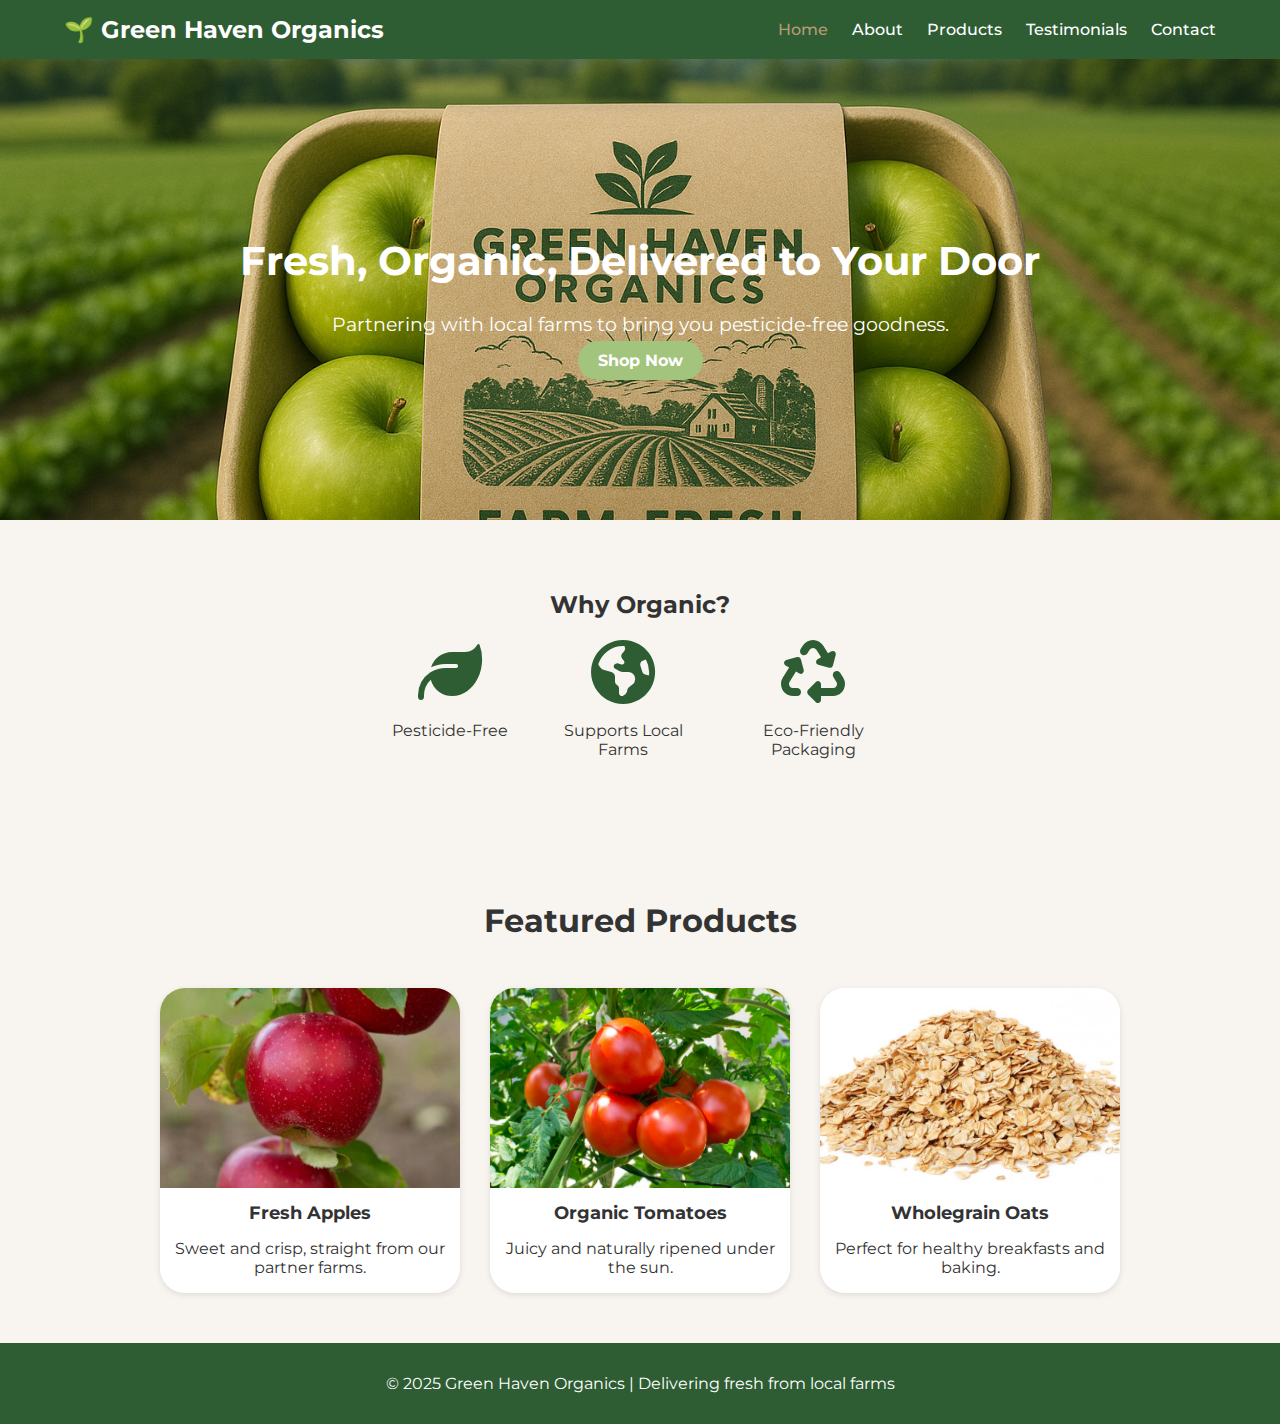
<file: index.html>
<!DOCTYPE html>
<html lang="en">
<head>
    <meta charset="UTF-8">
    <meta name="viewport" content="width=device-width, initial-scale=1.0">
    <title>Green Haven Organics</title>
    <link rel="stylesheet" href="styles/index.css">
</head>
<body>
    <header>
        <div class="logo">🌱 Green Haven Organics</div>
        <nav>
            <a href="index.html" class="active">Home</a>
            <a href="about.html">About</a>
            <a href="products.html">Products</a>
            <a href="testimonials.html">Testimonials</a>
            <a href="contact.html">Contact</a>
        </nav>
    </header>

    <section class="hero">
        <h1>Fresh, Organic, Delivered to Your Door</h1>
        <p>Partnering with local farms to bring you pesticide-free goodness.</p>
        <a href="products.html" class="btn">Shop Now</a>
    </section>

    <section class="why-organic">
        <h2>Why Organic?</h2>
        <div class="icons">
            <div>
                <span class="icon-leaf"></span>
                <p>Pesticide-Free</p>
            </div>
            <div>
                <span class="icon-earth"></span>
                <p>Supports Local Farms</p>
            </div>
            <div>
                <span class="icon-recycle"></span>
                <p>Eco-Friendly Packaging</p>
            </div>
        </div>
    </section>

    <section class="featured-products">
        <h2>Featured Products</h2>
        <div class="product-grid">
            <div class="product-card">
                <img src="images/apples.jpg" alt="Fresh Apples">
                <h3>Fresh Apples</h3>
                <p>Sweet and crisp, straight from our partner farms.</p>
            </div>
            <div class="product-card">
                <img src="images/tomatoes.jpg" alt="Organic Tomatoes">
                <h3>Organic Tomatoes</h3>
                <p>Juicy and naturally ripened under the sun.</p>
            </div>
            <div class="product-card">
                <img src="images/oats.jpeg" alt="Wholegrain Oats">
                <h3>Wholegrain Oats</h3>
                <p>Perfect for healthy breakfasts and baking.</p>
            </div>
        </div>
    </section>

    <footer>
        <p>&copy; 2025 Green Haven Organics | Delivering fresh from local farms</p>
    </footer>
</body>
</html>
</file>
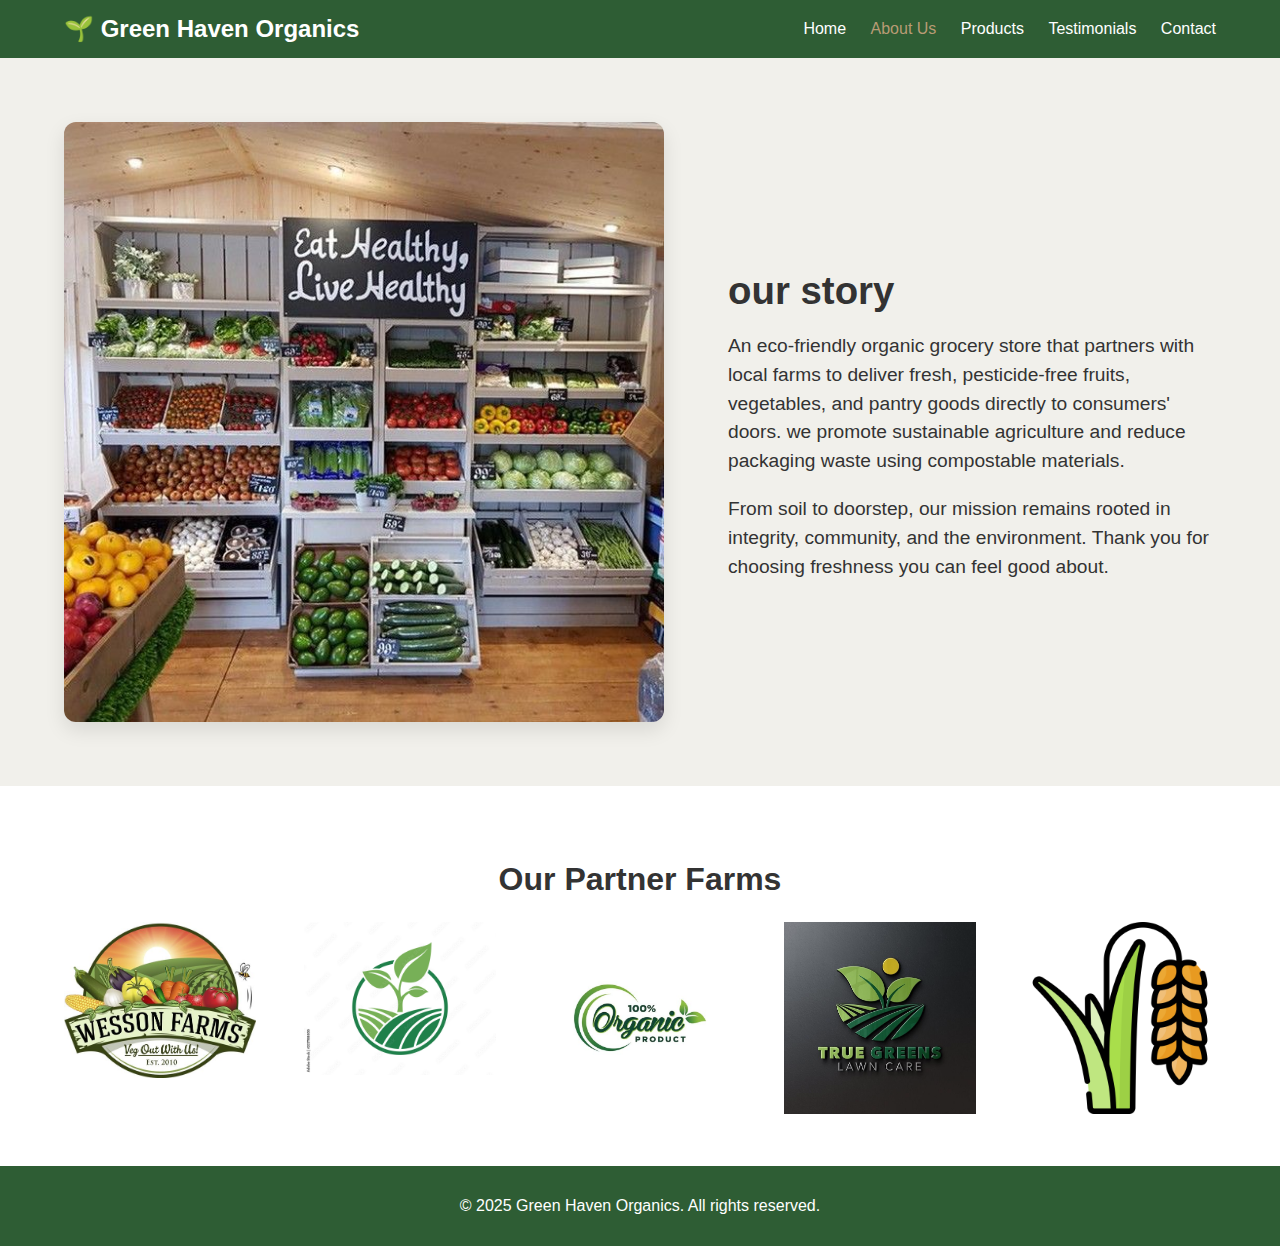
<file: about.html>
<!DOCTYPE html>
<html lang="en">
<head>
  <meta charset="UTF-8" />
  <meta name="viewport" content="width=device-width, initial-scale=1.0" />
  <title>About Us | Green Haven Organics</title>
  <link rel="stylesheet" href="styles/about.css" />
</head>
<body>
  <header>
    <div class="logo">🌱 Green Haven Organics</div>
    <nav>
      <a href="index.html">Home</a>
      <a href="about.html" class="active">About Us</a>
      <a href="products.html">Products</a>
      <a href="testimonials.html">Testimonials</a>
      <a href="contact.html">Contact</a>
    </nav>
  </header>

  <section class="about-hero">
    <img src="/images/grocery store.jpg" alt="Local farm image" class="about-hero-img" />
    <div class="about-text">
      <h1>our story</h1>
      <p>
         An eco-friendly organic grocery store that partners with local farms to deliver fresh, pesticide-free fruits, vegetables, and pantry goods directly to consumers' doors. 
         we promote sustainable agriculture and reduce packaging waste using compostable materials.

      </p>
      <p>
        From soil to doorstep, our mission remains rooted in integrity, community, and the environment. Thank you for choosing
        freshness you can feel good about.
      </p>
    </div>
  </section>

  <section class="partner-farms">
    <h2>Our Partner Farms</h2>
    <div class="farm-logos">
      <div class="farm-logo"><img src="/icons/farm logo.jpg" alt="Farm 1" /></div>
      <div class="farm-logo"><img src="/icons/farm logo12.jpg" alt="Farm 2" /></div>
      <div class="farm-logo"><img src="/icons/farm-logo.jpg" alt="Farm 3" /></div>
      <div class="farm-logo"><img src="/icons/farm-logo2.jpg" alt="farm 4"/></div>
      <div class="farm-logo"><img src="/icons/icon.png" alt="farm 5"/></div>
    </div>
  </section>

  <footer>
    <p>&copy; 2025 Green Haven Organics. All rights reserved. </p>
  </footer>
</body>
</html>
</file>
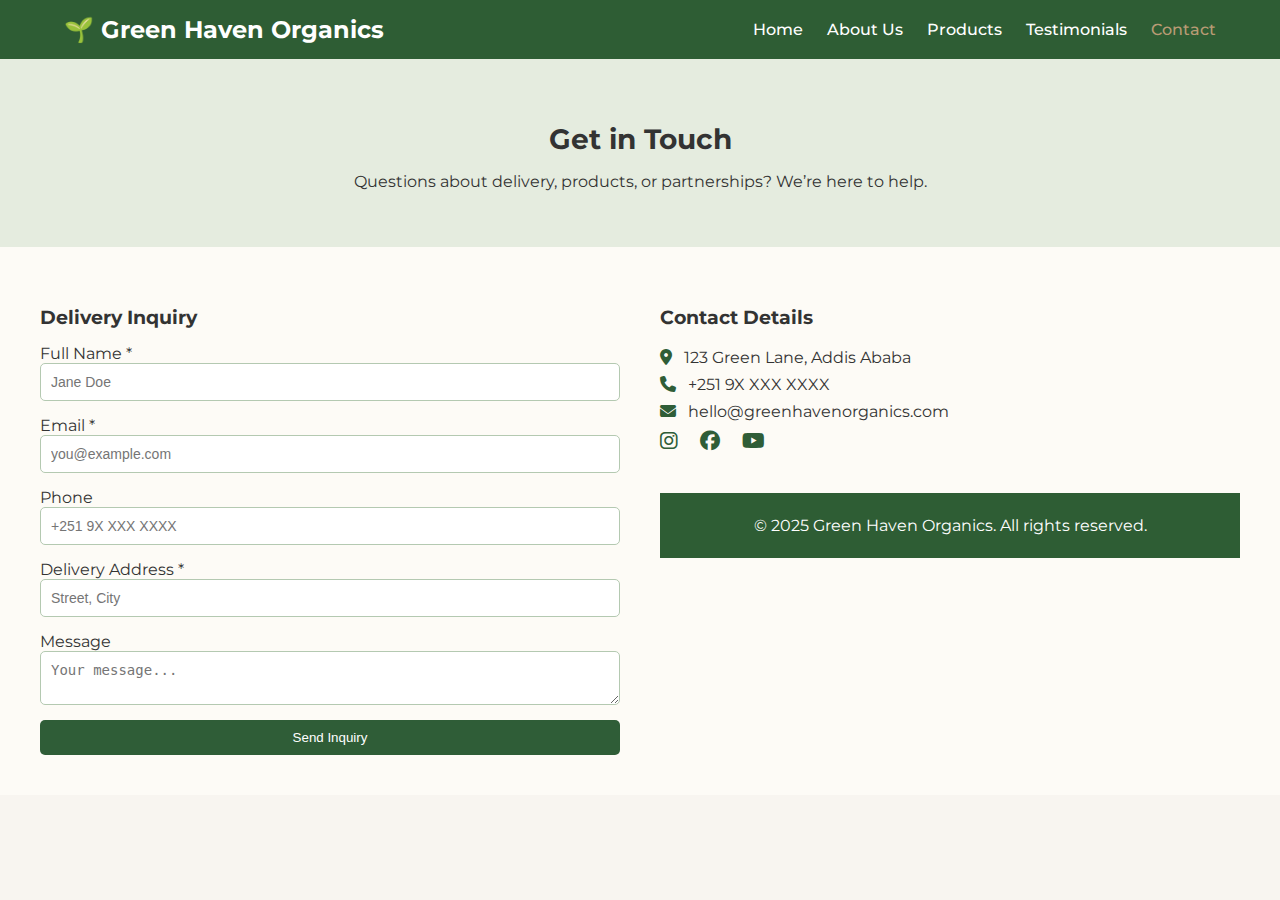
<file: contact.html>
<!DOCTYPE html>
<html lang="en">
<head>
  <meta charset="UTF-8" />
  <meta name="viewport" content="width=device-width, initial-scale=1" />
  <title>Contact - Green Haven Organics</title>
  <link rel="stylesheet" href="styles/contact.css" />
</head>
<body>

  <header>
    <div class="logo">🌱 <span>Green Haven Organics</span></div>
    <nav>
      <a href="index.html">Home</a>
      <a href="about.html">About Us</a>
      <a href="products.html">Products</a>
      <a href="testimonials.html">Testimonials</a>
      <a href="contact.html" class="active">Contact</a>
    </nav>
  </header>
<section class="contact-hero">
        <h2>Get in Touch</h2>
        <p>Questions about delivery, products, or partnerships? We’re here to help.</p>
    </section>

    <section class="contact-container">
       
        <div class="contact-form">
            <h3>Delivery Inquiry</h3>
            <form>
                <label>Full Name *</label>
                <input type="text" placeholder="Jane Doe" required>

                <label>Email *</label>
                <input type="email" placeholder="you@example.com" required>

                <label>Phone</label>
                <input type="tel" placeholder="+251 9X XXX XXXX">

                <label>Delivery Address *</label>
                <input type="text" placeholder="Street, City" required>

                <label>Message</label>
                <textarea placeholder="Your message..."></textarea>

                <button type="submit">Send Inquiry</button>
            </form>
        </div>

    
        <div class="contact-details">
            <h3>Contact Details</h3>
            <p><i class="fas fa-map-marker-alt"></i> 123 Green Lane, Addis Ababa</p>
            <p><i class="fas fa-phone"></i> +251 9X XXX XXXX</p>
            <p><i class="fas fa-envelope"></i> hello@greenhavenorganics.com</p>

            <div class="social-links">
                <a href="#"><i class="fab fa-instagram"></i></a>
                <a href="#"><i class="fab fa-facebook"></i></a>
                <a href="#"><i class="fab fa-youtube"></i></a>
            </div>


  <footer>
    <p>© 2025 Green Haven Organics. All rights reserved.</p>
  </footer>

</body>
</html>
</file>
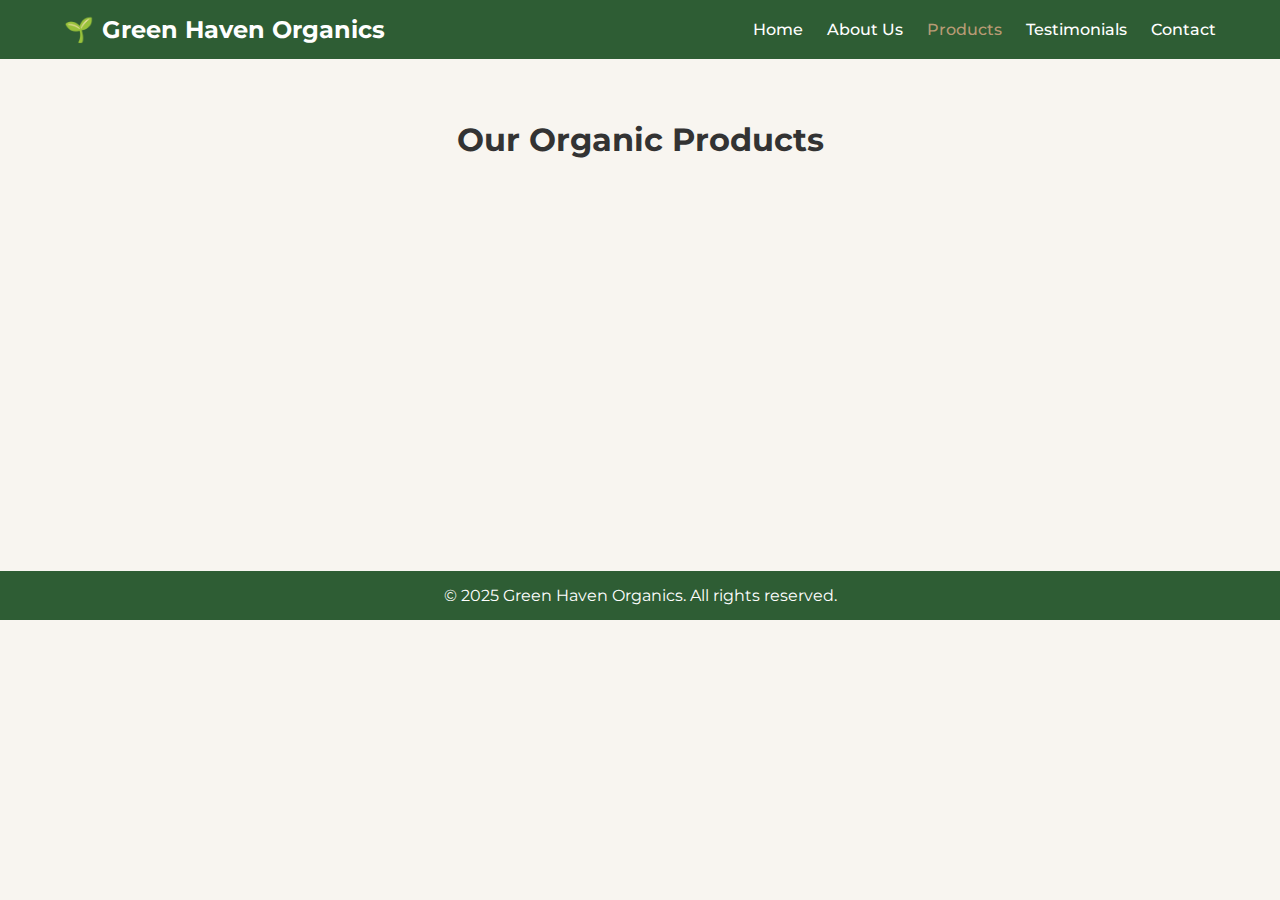
<file: products.html>
<!DOCTYPE html>
<html lang="en">
<head>
    <meta charset="UTF-8">
    <meta name="viewport" content="width=device-width, initial-scale=1.0">
    <title>Green Haven Organics</title>
    <link rel="stylesheet" href="styles/products.css">
</head>
<body>
   <header>
    <div class="logo">
        🌱 <span>Green Haven Organics</span>
    </div>
    <nav>
        <a href="index.html">Home</a>
        <a href="about.html">About Us</a>
        <a href="products.html" class="active">Products</a>
        <a href="testimonials.html">Testimonials</a>
        <a href="contact.html">Contact</a>
    </nav>
</header>
 <section class="products">
        <h1>Our Organic Products</h1>

        <div class="product-grid">

         
            <div class="product-card">
                <img src="images/fresh apples.jpg" alt="Fresh Green Apples">
                <h3>Fresh Green Apples</h3>
                <p>Sweet, crisp, and freshly harvested from our farm.</p>
                <span class="badge wishlist">Add to Wishlist</span>
            </div>

          
            <div class="product-card">
                <img src="images/carrots.jpg" alt="Organic Carrots">
                <h3>Organic Carrots</h3>
                <p>Bright, crunchy, and rich in vitamins.</p>
                <span class="badge outofstock">Out of Stock</span>
            </div>

           
            <div class="product-card">
                <img src="images/strawbarries.jpg" alt="Organic Honey">
                <h3>Fresh Strawberries</h3>
                <p>Handpicked at peak ripeness—sweet, juicy, and vibrant.</p>
                <span class="badge wishlist">Add to Wishlist</span>
            </div>

        
            <div class="product-card">
                <img src="images/whole wheat bread.jpg" alt="Whole Wheat Bread">
                <h3>Whole Wheat Bread</h3>
                <p>Freshly baked with 100% organic ingredients.</p>
                <span class="badge wishlist">Add to wishlist</span>
            </div>

        </div>
    </section>

  

        <footer>
        <p>&copy; 2025 Green Haven Organics. All rights reserved. </p>
    </footer>
</body>
</html>
</file>
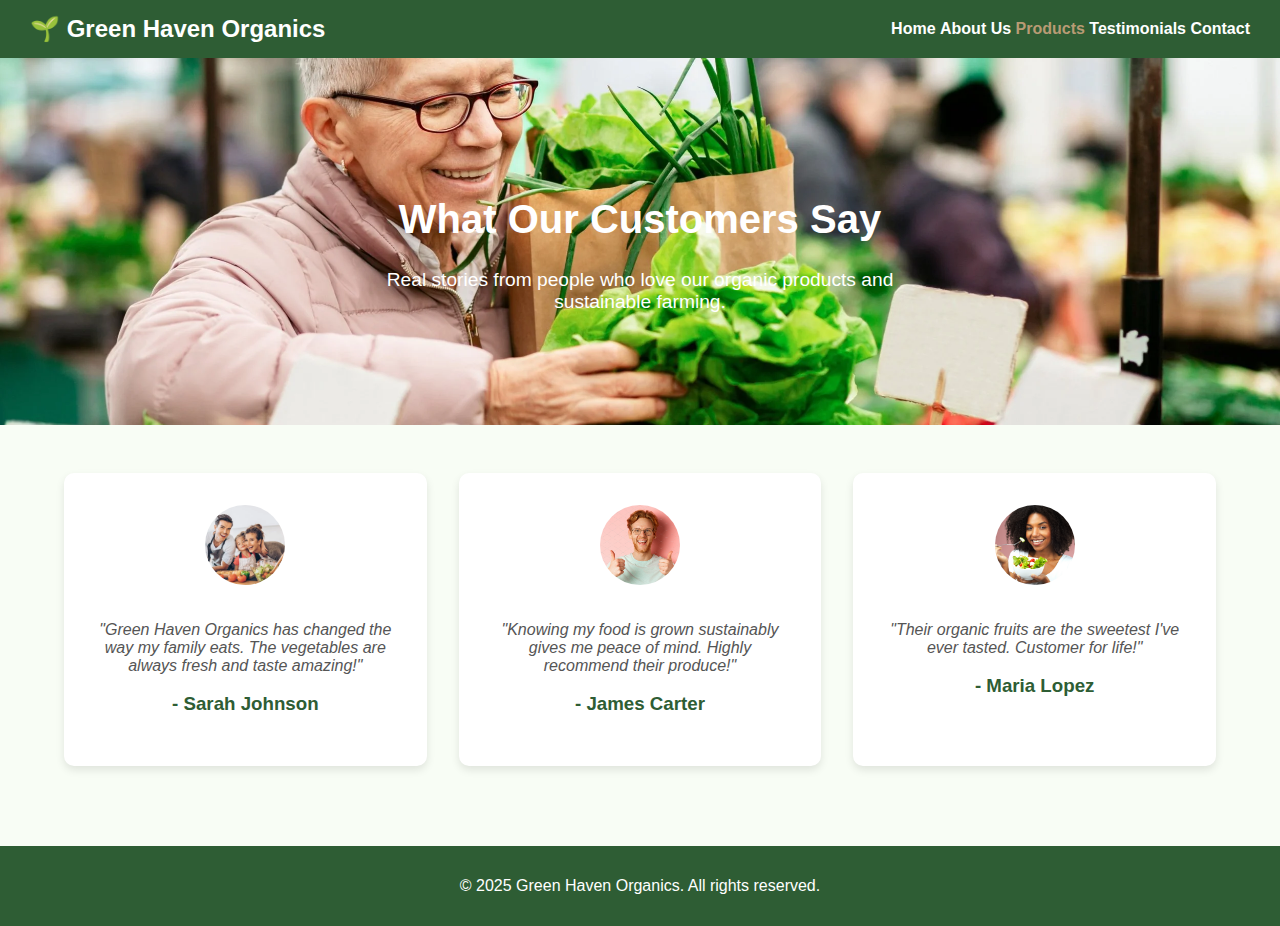
<file: Testimonials.html>
<!DOCTYPE html>
<html lang="en">
<head>
  <meta charset="UTF-8">
  <meta name="viewport" content="width=device-width, initial-scale=1.0">
  <title>Testimonials - Green Haven Organics</title>
  <link rel="stylesheet" href="styles/testimonials.css">
  <link rel="preconnect" href="https://fonts.googleapis.com">
  <link rel="preconnect" href="https://fonts.gstatic.com" crossorigin>
  <link href="https://fonts.googleapis.com/css2?family=Poppins:wght@400;600&display=swap" rel="stylesheet">
</head>
<body>
 <header>
    <div class="logo">
        🌱 <span>Green Haven Organics</span>
    </div>
    <nav>
        <a href="index.html">Home</a>
        <a href="about.html">About Us</a>
        <a href="products.html" class="active">Products</a>
        <a href="testimonials.html">Testimonials</a>
        <a href="contact.html">Contact</a>
    </nav>
</header>

 
  <section class="hero">
    <div class="hero-text">
      <h1>What Our Customers Say</h1>
      <p>Real stories from people who love our organic products and sustainable farming.</p>
    </div>
  </section>

  
  <section class="testimonials">
    <div class="testimonial-card">
      <img src="images/customer1.webp" alt="Customer 1">
      <p class="quote">"Green Haven Organics has changed the way my family eats. The vegetables are always fresh and taste amazing!"</p>
      <h3>- Sarah Johnson</h3>
    </div>

    <div class="testimonial-card">
      <img src="images/customer2.jpeg" alt="Customer 2">
      <p class="quote">"Knowing my food is grown sustainably gives me peace of mind. Highly recommend their produce!"</p>
      <h3>- James Carter</h3>
    </div>

    <div class="testimonial-card">
      <img src="images/customer.webp" alt="Customer 3">
      <p class="quote">"Their organic fruits are the sweetest I've ever tasted. Customer for life!"</p>
      <h3>- Maria Lopez</h3>
    </div>
  </section>

  <footer>
    <p>&copy; 2025 Green Haven Organics. All rights reserved.</p>
  </footer>
</body>
</html>
</file>
<file: styles/about.css>
body {
    margin: 0;
    font-family: 'Montserrat', sans-serif;
    background-color:#fff;
    color: #333;
}


header {
    background-color: #2e5d34;
    color: #fff;
    padding: 15px 5%;
    display: flex;
    justify-content: space-between;
    align-items: center;
    position: sticky;
    top: 0;
    z-index: 1000;
}

header .logo {
    font-size: 1.5rem;
    font-weight: bold;
}

nav a {
    color: #fff;
    margin-left: 20px;
    text-decoration: none;
    font-weight: 500;
}

nav a.active,
nav a:hover {
    color: rgb(184, 155, 116);
}
.about-hero {
  display: flex;
  flex-direction: column;
  align-items: center;
  text-align: center;
  padding: 3rem 2rem;
  background-color: #f1f0eb;
  gap: 2rem;
}

.about-hero-img {
  width: 100%;
  max-width: 600px;
  border-radius: 12px;
  box-shadow: 0 8px 20px rgba(0,0,0,0.1);
  animation: fadeInUp 0.8s ease forwards;
}

.about-text h1 {
  font-size: clamp(1.8rem, 3vw, 2.8rem);
  margin-bottom: 1rem;
  animation: fadeInUp 0.6s ease forwards;
}

.about-text p {
  font-size: clamp(1rem, 2vw, 1.2rem);
  max-width: 800px;
  line-height: 1.5;
  animation: fadeInUp 0.8s ease forwards;
}

.partner-farms {
  padding: 2.5rem 2rem;
  background-color: #fff;
  text-align: center;
}

.partner-farms h2 {
  font-size: clamp(1.6rem, 2.5vw, 2.2rem);
  margin-bottom: 1.5rem;
  animation: fadeInUp 0.8s ease forwards;
}

.farm-logos {
  display: flex;
  justify-content: center;
  flex-wrap: wrap;
  gap: 2rem;
}

.farm-logo img {
  width: clamp(100px, 15vw, 200px);
  height: auto;
  filter: grayscale(20%);
  transition: filter 0.3s ease, transform 0.3s ease;
}

.farm-logo img:hover {
  filter: grayscale(0%);
  transform: scale(1.05);
}

@keyframes fadeInUp {
  from { opacity: 0; transform: translateY(20px); }
  to { opacity: 1; transform: translateY(0); }
}

@media (max-width: 768px) {
  .about-hero {
    padding: 2rem 1rem;
  }

  .about-text h1 {
    font-size: 2rem;
  }

  .partner-farms {
    padding: 2rem 1rem;
  }

  .farm-logos {
    gap: 1.5rem;
  }

  .farm-logo img {
    width: clamp(80px, 20vw, 160px);
  }
}

@media (min-width: 1024px) {
  .about-hero {
    flex-direction: row;
    text-align: left;
    padding: 4rem 4rem;
  }

  .about-text {
    flex: 1;
    padding-left: 2rem;
  }

  .partner-farms {
    padding: 3rem 4rem;
  }

  .farm-logos {
    gap: 3rem;
  }
}

footer {
    background-color: #2e5d34;
    color: #fff;
    text-align: center;
    padding: 15px;
}
</file>
<file: styles/testimonials.css>
body {
    font-family: Arial, sans-serif;
    margin: 0;
    padding: 0;
    background-color: #f8fdf5;
    color: #333;
}


header {
    background-color: #2e5d34;
    padding: 15px 30px;
    display: flex;
    justify-content: space-between;
    align-items: center;
}
header .logo {
    color:#fff;
    font-size: 1.5rem;
    font-weight: bold;
}
nav ul {
    list-style: none;
    margin: 0;
    padding: 0;
    display: flex;
    gap: 20px;
}
nav a {
    color: #fff;
    text-decoration: none;
    font-weight: bold;
}
nav a.active,
nav a:hover {
    color: rgb(184, 155, 116);
}



.hero {
    background: url('/images/cover.webp') center/cover no-repeat;
    text-align: center;
    color: #fff;
    padding: 80px 20px;
}
.hero h1 {
    font-size: 2.5rem;
}
.hero p {
    font-size: 1.2rem;
    max-width: 600px;
    margin: auto;
}
.testimonials {
  display: grid;
  grid-template-columns: repeat(auto-fit, minmax(280px, 1fr));
  gap: 2rem;
  padding: 3rem 5%;
}

.testimonial-card {
  background: white;
  border-radius: 10px;
  padding: 2rem;
  box-shadow: 0 4px 8px rgba(0,0,0,0.1);
  text-align: center;
  transition: transform 0.3s;
}

.testimonial-card:hover {
  transform: translateY(-5px);
}

.testimonial-card img {
  width: 80px;
  height: 80px;
  border-radius: 50%;
  object-fit: cover;
  margin-bottom: 1rem;
}

.testimonial-card .quote {
  font-style: italic;
  margin-bottom: 1rem;
  color: #555;
}

.testimonial-card h3 {
  color: #2e5d34;
}


footer {
  background-color: #2e5d34;
  text-align: center;
  padding: 1rem;
  color:#fff;
  margin-top: 2rem;
}


@media (max-width: 768px) {
  .hero h1 {
    font-size: 2rem;
  }
}

@media (min-width: 1024px) {
  .hero {
    padding: 7rem 2rem;
  }
}

footer {
    background-color: #2e5d34;
    color: #fff;
    text-align: center;
    padding: 15px;
}
</file>
<file: styles/index.css>
@import url('https://fonts.googleapis.com/css2?family=Montserrat:wght@400;700&display=swap');
@import url('https://cdnjs.cloudflare.com/ajax/libs/font-awesome/6.5.0/css/all.min.css');

body {
    margin: 0;
    font-family: 'Montserrat', sans-serif;
    background-color: #f8f5f0;
    color: #333;
}


header {
    background-color: #2e5d34;
    color: #fff;
    padding: 15px 5%;
    display: flex;
    justify-content: space-between;
    align-items: center;
    position: sticky;
}

header .logo {
    font-size: 1.5rem;
    font-weight: bold;
}

nav a {
    color: #fff;
    margin-left: 20px;
    text-decoration: none;
    font-weight: 500;
}

nav a.active,
nav a:hover {
    color: rgb(184, 155, 116);
}


.hero {
    background: url('/images/hero1.png') center/cover no-repeat;
    color: #fff;
    text-align: center;
    padding: 150px 20px;
}

.hero h1 {
    font-size: 2.5rem;
    animation: fadeInUp 1.5s ease-in-out forwards;
}

.hero p {
    font-size: 1.2rem;
    margin: 15px 0;
    animation: fadeInUp 1.5s ease-in-out forwards;
}

.btn {
    background-color: #a3c47d;
    color: #fff;
    padding: 10px 20px;
    border-radius: 25px;
    text-decoration: none;
    font-weight: bold;
    transition: background-color 0.3s ease;
}

.btn:hover{
     background-color: #8fb268
}
.why-organic {
    text-align: center;
    padding: 50px 5%;
     animation: fadeInUp 1.5s ease-in-out forwards
}

.icons {
    display: flex;
    justify-content: center;
    gap: 40px;
    margin-top: 20px;
}

.icons div {
    max-width: 150px;
    animation: bounce 1.5s infinite;
}

.icon-leaf::before {
    content: "\f06c";
    font-family: "Font Awesome 6 Free";
    font-weight: 900;
    font-size: 4rem;
    color: #2e5d34;
}

.icon-earth::before {
    content: "\f57d";
    font-family: "Font Awesome 6 Free";
    font-weight: 900;
    font-size: 4rem;
    color: #2e5d34;
}

.icon-recycle::before {
    content: "\f1b8";
    font-family: "Font Awesome 6 Free";
    font-weight: 900;
    font-size: 4rem;
    color: #2e5d34;
}

.featured-products {
    padding: 50px 5%;
    text-align: center;
}

.featured-products h2 {
    font-size: 2rem;
    margin-bottom: 40px;
    cursor: pointer;
    display: inline-block;
    position: relative;
    transition: color 0.3s ease, transform 0.3s ease;
}

.featured-products h2::after {
    content: '';
    display: block;
    width: 0;
    height: 3px;
    background: #a3c47d;
    margin-top: 5px;
    transition: width 0.3s ease;
}

.featured-products h2:hover {
    color:#2e5d34;
    transform: translateY(-3px);
}

.featured-products h2:hover::after {
    width: 100%;
}


.product-grid {
    display: flex;
    justify-content: center;
    gap: 30px;
    flex-wrap: wrap;
}
.product-card {
    background: #fff;
    width: 300px;
    border-radius: 25px;
    overflow: hidden;
    box-shadow: 0 2px 6px rgba(0,0,0,0.1);
    transition: transform 0.3s ease, box-shadow 0.3s ease;
    cursor: pointer;
    position: relative;
}

.product-card img {
    width: 100%;
    height: 200px;
    object-fit: cover;
    transition: transform 0.3s ease;
}


.product-card:hover {
    transform: translateY(-10px) scale(1.05);
    box-shadow: 0 10px 20px rgba(0,0,0,0.2);
}

.product-card:hover img {
    transform: scale(1.1);
}

.product-card::after {
    content: '';
    position: absolute;
    top: 0; left: 0;
    width: 100%;
    height: 100%;
    background: rgba(163, 196, 125, 0.15);
    opacity: 0;
    transition: opacity 0.3s ease;
}

.product-card:hover::after {
    opacity: 1;
}


.product-card h3 {
    margin: 10px 0;
    font-size: 1.1rem;
}


@keyframes bounce {
    0%, 100% { transform: translateY(0); }
    50% { transform: translateY(-6px); }
}

@keyframes fadeInUp {
    from { opacity: 0; transform: translateY(20px); }
    to { opacity: 1; transform: translateY(0); }
}

@keyframes zoomIn {
    from { transform: scale(0.9); opacity: 0; }
    to { transform: scale(1); opacity: 1; }
}

@keyframes float {
    0%, 100% { transform: translateY(0); }
    50% { transform: translateY(-10px); }
}
@media (max-width: 768px) {
    header h1 {
        font-size: 1.5rem;
    }

    .icon img {
        width: 40px;
        height: 40px;
    }

    .icon p {
        font-size: 0.9rem;
    }

    .product h3 {
        font-size: 1rem;
    }
}


@media (min-width: 1024px) {
    header h1 {
        font-size: 2.5rem;
    }

    .icon img {
        width: 60px;
        height: 60px;
    }

    .icon p {
        font-size: 1.1rem;
    }

    .featured-products {
        gap: 30px;
    }

    .product h3 {
        font-size: 1.4rem;
    }

    .product p {
        font-size: 1rem;
    }
}

footer {
    background-color: #2e5d34;
    color: #fff;
    text-align: center;
    padding: 15px;
}
</file>
<file: styles/contact.css>
@import url('https://fonts.googleapis.com/css2?family=Montserrat:wght@400;600;700&display=swap');
@import url('https://cdnjs.cloudflare.com/ajax/libs/font-awesome/6.5.0/css/all.min.css');

body {
    margin: 0;
    font-family: 'Montserrat', sans-serif;
    background-color: #f8f5f0;
    color: #333;
}


header {
    background-color: #2e5d34;
    color: #fff;
    padding: 15px 5%;
    display: flex;
    justify-content: space-between;
    align-items: center;
    position: sticky;
    top: 0;
    z-index: 1000;
}

header .logo {
    font-size: 1.5rem;
    font-weight: bold;
}

nav a {
    color: #fff;
    margin-left: 20px;
    text-decoration: none;
    font-weight: 500;
}

nav a.active,
nav a:hover {
    color: rgb(184, 155, 116);
}
.contact-hero {
    background-color: #e5ecdf;
    text-align: center;
    padding: 40px 20px;
}
.contact-hero h2 {
    font-size: 28px;
    margin-bottom: 10px;
}

.contact-container {
    display: flex;
    gap: 40px;
    padding: 40px;
    flex-wrap: wrap;
    background-color: #fdfbf6;
}


.contact-form {
    flex: 1;
}
.contact-form h3 {
    margin-bottom: 15px;
}
.contact-form form {
    display: flex;
    flex-direction: column;
}
.contact-form input, 
.contact-form textarea {
    padding: 10px;
    margin-bottom: 15px;
    border: 1px solid #b4c9b1;
    border-radius: 5px;
    font-size: 14px;
}
.contact-form button {
    background-color: #2f5d37;
    color: white;
    border: none;
    padding: 10px;
    cursor: pointer;
    border-radius: 5px;
}


.contact-details {
    flex: 1;
}
.contact-details p {
    margin: 8px 0;
}
.contact-details i {
    margin-right: 8px;
    color: #2f5d37;
}
.social-links a {
    margin-right: 10px;
    font-size: 20px;
    color: #2f5d37;
}


@media (max-width: 900px){
  .contact-wrap{grid-template-columns:1fr;gap:18px}
  .grid-2{grid-template-columns:1fr}
}
@media (max-width: 600px){
  nav a{margin-left:12px}
  .hero{padding:52px 16px}
  .card{padding:18px}
}
footer {
    background-color: #2e5d34;
    color: #fff;
    text-align: center;
    padding: 15px 0;
    font-size: 1rem;
    margin-top: 40px;
}

footer p {
    margin: 0;
}
</file>
<file: styles/products.css>
@import url('https://fonts.googleapis.com/css2?family=Montserrat:wght@400;700&display=swap');
@import url('https://cdnjs.cloudflare.com/ajax/libs/font-awesome/6.5.0/css/all.min.css');
body {
    margin: 0;
    font-family: 'Montserrat', sans-serif;
    background-color: #f8f5f0;
    color: #333;
}

header {
    background-color: #2e5d34;
    color: #fff;
    padding: 15px 5%;
    display: flex;
    justify-content: space-between;
    align-items: center;
    position: sticky;
    top: 0;
    z-index: 1000;
}

header .logo {
    font-size: 1.5rem;
    font-weight: bold;
    display: flex;
    align-items: center;
}

header .logo span {
    margin-left: 8px;
}

nav a {
    color: #fff;
    margin-left: 20px;
    text-decoration: none;
    font-weight: 500;
    transition: color 0.3s ease;
}

nav a.active,
nav a:hover {
    color: rgb(184, 155, 116);
}

.products {
    padding: 40px 5%;
    text-align: center;
}

.products h1 {
    font-size: 2rem;
    margin-bottom: 30px;
}


.product-grid {
    display: grid;
    grid-template-columns: repeat(auto-fit, minmax(250px, 1fr));
    gap: 20px;
}

.product-card {
    background: #fff;
    border-radius: 10px;
    overflow: hidden;
    box-shadow: 0 2px 6px rgba(0,0,0,0.1);
    text-align: center;
    position: relative;
    opacity: 0;
    transform: translateY(30px);
    animation: fadeUp 0.6s ease forwards;
}

.product-card:nth-child(1) { animation-delay: 0.1s; }
.product-card:nth-child(2) { animation-delay: 0.2s; }
.product-card:nth-child(3) { animation-delay: 0.3s; }
.product-card:nth-child(4) { animation-delay: 0.4s; }

@keyframes fadeUp {
    to {
        opacity: 1;
        transform: translateY(0);
    }
}

.product-card:hover {
    transform: translateY(-5px) scale(1.02);
    box-shadow: 0 8px 20px rgba(0,0,0,0.15);
    transition: transform 0.3s ease, box-shadow 0.3s ease;
}

.product-card img {
    width: 100%;
    height: 200px;
    object-fit: cover;
    transition: transform 0.4s ease;
}

.product-card:hover img {
    transform: scale(1.05);
}

.product-card h3 {
    margin: 10px 0 5px;
}

.product-card p {
    font-size: 0.9rem;
    padding: 0 10px;
    color: #666;
}

.badge {
    position: absolute;
    top: 15px;
    right: 15px;
    padding: 5px 10px;
    border-radius: 5px;
    font-size: 0.8rem;
    font-weight: bold;
    color: #fff;
    animation: pulse 1.5s infinite;
}

.badge.wishlist {
    background-color: #a3c47d;
}

.badge.outofstock {
    background-color: #e74c3c;
}

@keyframes pulse {
    0%, 100% {
        transform: scale(1);
        opacity: 1;
    }
    50% {
        transform: scale(1.1);
        opacity: 0.8;
    }
}




@media (max-width: 768px) {
  .hero h1 {
    font-size: 2rem;
  }
}

@media (min-width: 1024px) {
  .hero {
    padding: 7rem 2rem;
  }
}



footer {
  background-color: #2e5d34;
  text-align: center;
  padding: 1rem;
  color:#fff;
  margin-top: 2rem;
}


@media (max-width: 768px) {
  .hero h1 {
    font-size: 2rem;
  }
}

@media (min-width: 1024px) {
  .hero {
    padding: 7rem 2rem;
  }
}

footer {
    background-color: #2e5d34;
    color: #fff;
    text-align: center;
    padding: 15px 0;
    font-size: 1rem;
    margin-top: 40px;
}

footer p {
    margin: 0;
}
</file>
